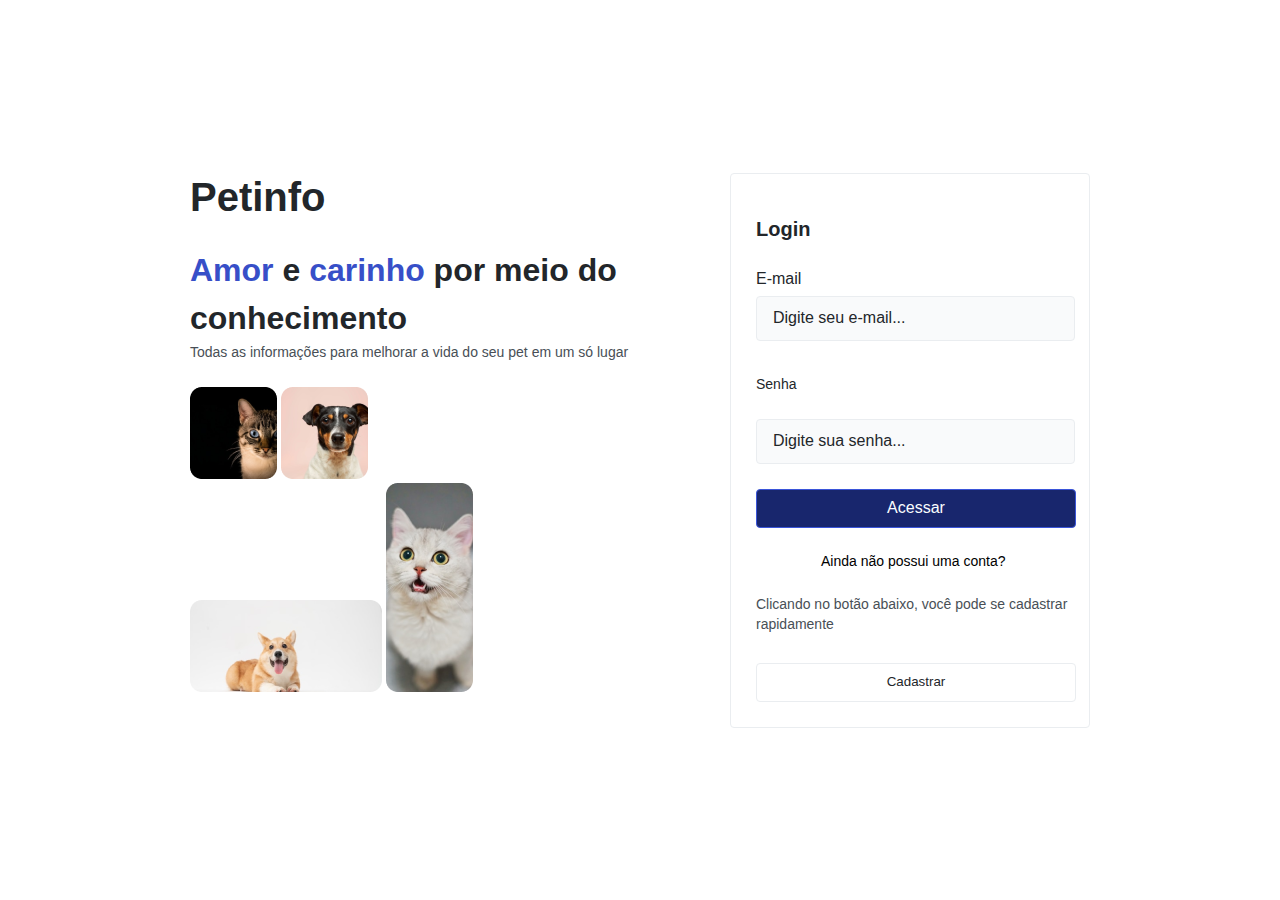
<file: index.html>
<!DOCTYPE html>
<html lang="pt-br">
<head>
    <meta charset="UTF-8">
    <meta http-equiv="X-UA-Compatible" content="IE=edge">
    <meta name="viewport" content="width=device-width, initial-scale=1.0">
    <link rel="stylesheet" href="/sources/styles/globalStyles.css">
    <link rel="stylesheet" href="/sources/styles/displays.css">
    <link rel="stylesheet" href="/sources/styles/containers.css">
    <link rel="stylesheet" href="/sources/styles/texts.css">
    <link rel="stylesheet" href="/sources/styles/inputs.css">
    <link rel="stylesheet" href="/sources/styles/buttons.css">
    <link rel="stylesheet" href="/sources/login/index.css">
    <link rel="stylesheet" href="/sources/styles/toast.css">
    <title>Petinfo - Login</title>
</head>
<body class="flex full-size">
    <main class="content-container flex m-auto">
        <div class="page-summary-container">
            <h1 class="site_logo">Petinfo</h1>
            <div class="slogan-container">
                <p class="site_slogan"><span class="enphasis_text">Amor</span> e <span class="enphasis_text">carinho</span> por meio do conhecimento</p>
                <p class="site_stack">Todas as informações para melhorar a vida do seu pet em um só lugar</p>
            </div>
            <div class="pets-container f-wrap">
                <div class="separator-pets">
                    <img src="/sources/img/Rectangle 2.png" alt="" class="square_pet">
                    <img src="/sources/img/Rectangle 3.png" alt="" class="square_pet">
                </div>
                <img src="/sources/img/Rectangle 4.png" alt="" class="rectangle_pet_base">
                <img src="/sources/img/Rectangle 5.png" alt="" class="rectangle_pet_standing">
            </div>
        </div>
        <form class="form-container" id="loginForm">
            <h3 class="type_container">Login</h3>
            <div class="input-container grid">
                <label for="email" class="insert_email">E-mail</label>
                <input type="email" name="" class="default_input" id="email" placeholder="Digite seu e-mail...">
            </div>
            <div class="password-container grid">
                <label for="password" class="insert_password">Senha</label>
                <input type="password" class="default_input" name="" id="password" placeholder="Digite sua senha...">
                <p class="wrong_password">A senha está incorreta</p>
            </div>
            <div class="separator">
                <button type="submit" class="blue_button" id="loginButton" disabled="true">Acessar</button>
            </div>
            <div class="register-window-container f-wrap">
                <p class="register_question">Ainda não possui uma conta?</p>
                <p class="description_button">Clicando no botão abaixo, você pode se cadastrar rapidamente</p>
            </div>                
            <button class="white_button" id="redirectRegisterButton">Cadastrar</button>
        </form>
    </main>
    <script type="module" src="/sources/login/index.js"></script>
    <script type="module" src="/sources/scripts/login.js"></script>
    <script type="module" src="/sources/scripts/changeWindow.js"></script>
</body>
</html>
</file>
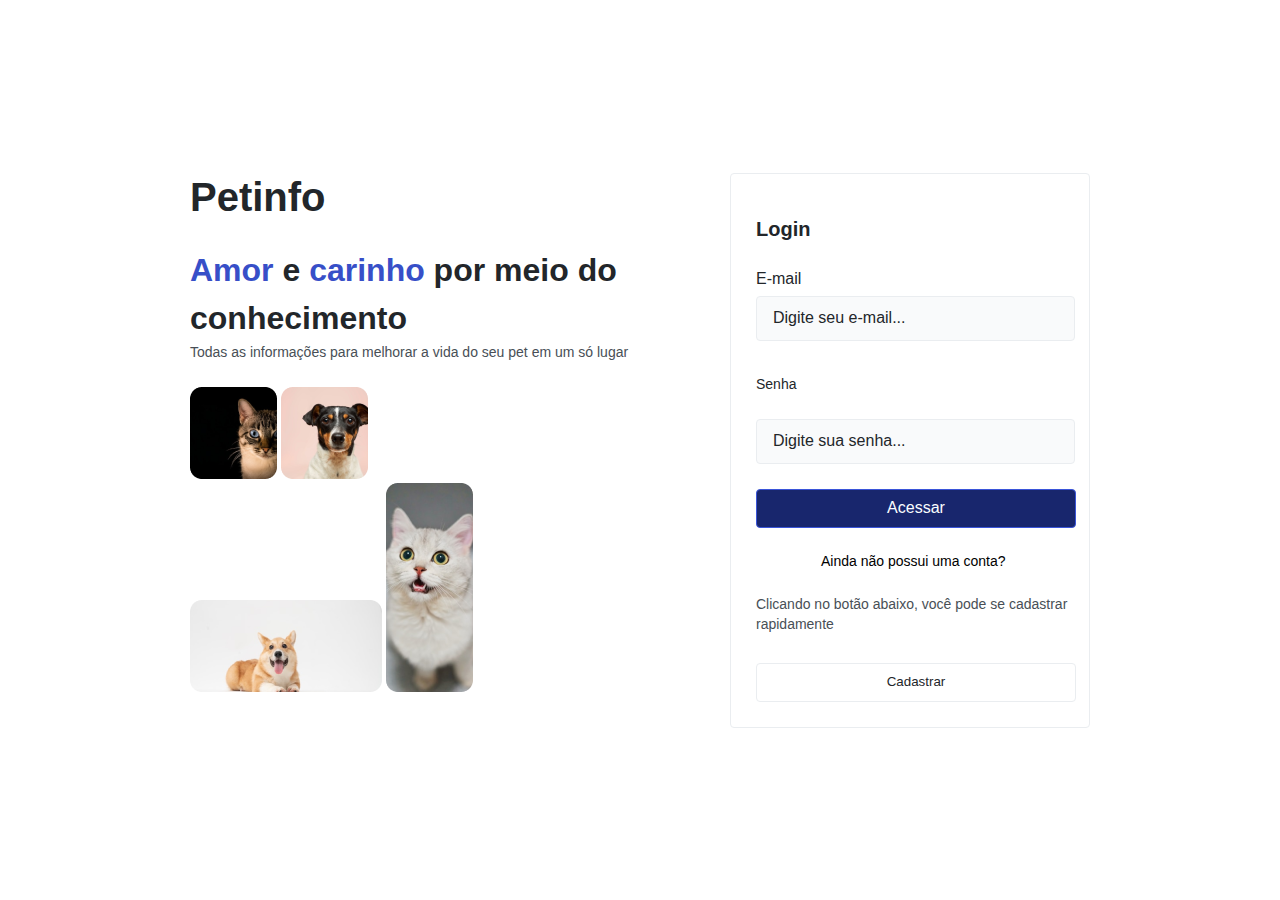
<file: sources/pages/home/home.html>
<!DOCTYPE html>
<html lang="en">
<head>
    <meta charset="UTF-8">
    <meta http-equiv="X-UA-Compatible" content="IE=edge">
    <meta name="viewport" content="width=device-width, initial-scale=1.0">
    <link rel="stylesheet" href="/sources/styles/globalStyles.css">
    <link rel="stylesheet" href="/sources/styles/displays.css">
    <link rel="stylesheet" href="/sources/styles/containers.css">
    <link rel="stylesheet" href="/sources/styles/texts.css">
    <link rel="stylesheet" href="/sources/styles/inputs.css">
    <link rel="stylesheet" href="/sources/styles/buttons.css">
    <link rel="stylesheet" href="/sources/pages/home/homePage.css">
    <link rel="stylesheet" href="/sources/styles/toast.css">
    <link rel="stylesheet" href="/sources/styles/modal.css">
    <title>Petinfo - HomePage</title>
</head>
<body class="full-size">
    <main> 
        <header class="create-post-container flex a-center j-between">
            <h1 class="site_logo">Petinfo</h1>
            <div class="separator flex a-center">
                <button class="blue_button" id="createPublication">Criar publicação</button>
                <img src="/sources/img/Rectangle 2.png" alt="" class="profile_img" id="openMenu">
            </div>
        </header>
        <div class="feed-separator-container flex a-center">
            <h3 class="feed_announcer">Feed</h3>
        </div>
        <section class="posts-container">
            <ul class="posts-list"></ul>
        </section>
    </main>
    <div class="menu-container" id="menuLogOut">
        <p class="usuary-email"></p>
        <div class="logout-account-container flex a-center" id="logOutButton">
            <img src="/sources/img/sign-out-alt.png" alt="" class="logout_image">
            <button type="submit" class="logout_phrase">Sair da conta</button>
        </div>
    </div>
    <script type="module" src="/sources/pages/home/homePage.js"></script>
</body>
</html>
</file>
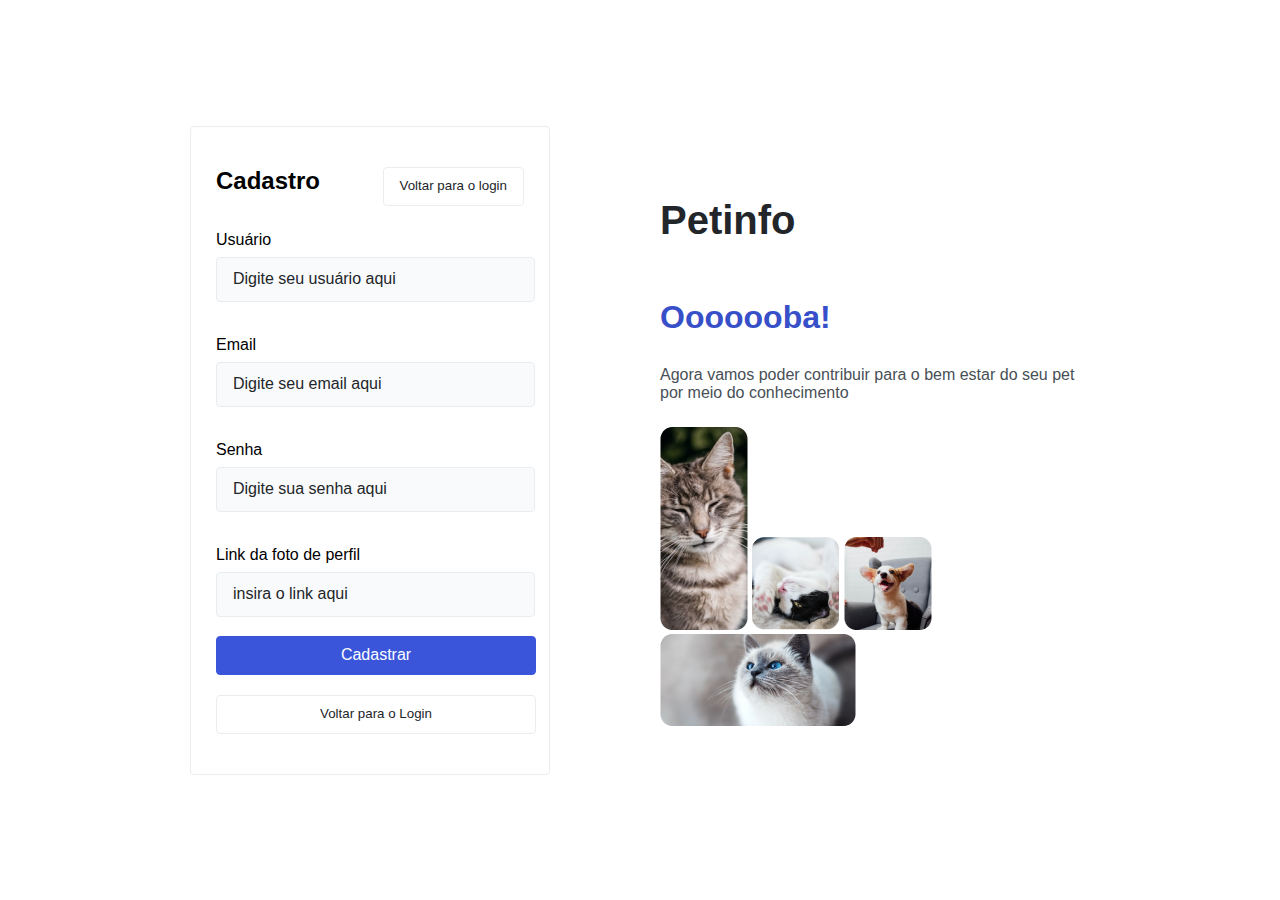
<file: sources/pages/register/register.html>
<!DOCTYPE html>
<html lang="en">
<head>
    <meta charset="UTF-8">
    <meta http-equiv="X-UA-Compatible" content="IE=edge">
    <meta name="viewport" content="width=device-width, initial-scale=1.0">
    <link rel="stylesheet" href="/sources/styles/globalStyles.css">
    <link rel="stylesheet" href="/sources/styles/displays.css">
    <link rel="stylesheet" href="/sources/styles/containers.css">
    <link rel="stylesheet" href="/sources/styles/texts.css">
    <link rel="stylesheet" href="/sources/styles/inputs.css">
    <link rel="stylesheet" href="/sources/styles/buttons.css">
    <link rel="stylesheet" href="/sources/styles/toast.css">
    <link rel="stylesheet" href="./index.css">
    <title>Petinfo - Register</title>
</head>
<body class="flex full-size">
    <main class="content-container flex m-auto">
        <form class="form-container f-wrap">
            <div class="register_header flex j-between">
                <h2>Cadastro</h2>
                <button type="submit" class="white_button redirectToLogin" id="redirectLoginButtonTop">Voltar para o login</button>
            </div>
            <div class="input-container grid">
                <label for="name">Usuário</label>
                <input type="text" class="default_input" name="nameRegister" id="username" placeholder="Digite seu usuário aqui">
            </div>
            <div class="input-container grid">
                <label for="email">Email</label>
                <input type="email" class="default_input" name="emailRegister" id="email" placeholder="Digite seu email aqui">
            </div>
            <div class="input-container grid">
                <label for="password">Senha</label>
                <input type="password" class="default_input" name="passwordRegister" id="password" placeholder="Digite sua senha aqui"> 
            </div>
            <div class="input-container grid">
                <label for="photoLink">Link da foto de perfil</label>
                <input type="text" class="default_input" name="photoLink" id="avatar" placeholder="insira o link aqui">
            </div>
            <button type="submit" class="blue_button" id="registerButton">Cadastrar</button>
            <button type="submit" class="white_button redirectToLogin bottom_button" id="redirectLoginButtonBottom">Voltar para o Login</button>
        </form>
        <div class="page-summary-container grid">
            <h1 class="site_logo ">Petinfo</h1>
            <div class="slogan-container">
                <p class="page_phrase enphasis_text">Ooooooba!</p>
                <p class="page_stack">Agora vamos poder contribuir para o bem estar do seu pet por meio do conhecimento</p>
            </div>
            <div class="pets-container">
                <img src="/sources/img/img2/Rectangle 2.png" alt="" class="square_pet">
                <img src="/sources/img/img2/Rectangle 3.png" alt="" class="square_pet">
                <img src="/sources/img/img2/Rectangle 5.png" alt="" class="rectangle_pet_base">
                <img src="/sources/img/img2/Rectangle 4.png" alt="" class="rectangle_pet_standing">
            </div>
        </div>
    </main>
    <script type="module" src="/sources/pages/register/register.js"></script>
</body>
</html>
</file>
<file: sources/styles/globalStyles.css>
* {
  margin: 0;
  padding: 0;
  box-sizing: border-box;

  font-family: "Inter", sans-serif;
}

ul, a{
  list-style: none;
  text-decoration: none;
}

:root { 
  --brand100: hsl(230, 57%, 50%);
  --brand200: hsl(230, 68%, 54%);
  --brand300: hsl(230, 64%, 26%);
  --gray100:  hsl(210, 11%, 15%);
  --gray200:  hsl(210, 10%, 23%);
  --gray300:  hsl(210, 9%, 31%);
  --gray400:  hsl(210, 7%, 56%);
  --gray500:  hsl(210, 11%, 71%);
  --gray600:  hsl(210, 16%, 93%);
  --gray700:  hsl(210, 17%, 95%);
  --gray800:  hsl(210, 17%, 98%);
  --gray900:  hsl(200, 100%, 99%);
  --alert100: hsl(349, 57%, 50%);
  --alert200: hsl(349, 69%, 55%);
  --alert300: hsla(349, 70%, 41%, 0.419);
  --sucess100:hsl(162, 88%, 26%);
  --sucess200:hsla(162, 88%, 26%, 0.201);
  --white: #FFF;
  --defaultTest: #fffaf0;

  --weight600: 600;
  --weight500: 500;
  --weight400: 400;

  --title:  40px;  
  --size32: 32px;
  --size24: 24px;
  --size20: 20px;
  --size16: 16px;
  --size14: 14px;

  --line48: 48px;
  --line36: 36px;
  --line30: 30px;
  --line20: 20px;
}

.full-size{
  height: 100vh;
  width: 100%;
}
</file>
<file: sources/styles/displays.css>
.flex{
    display: flex;
}

.grid{
    display: grid;
}

.j-between{
    justify-content: space-between;
}

.j-around{
    justify-content: space-around;
}

.a-center{
    align-items: center;
}

.f-wrap{
    flex-wrap: wrap;
}

.m-auto{
    margin: auto;
}

.block{
    display: block;
}

.j-flex-start{
    justify-content: flex-start;
}
</file>
<file: sources/styles/containers.css>
.content-container{
    width: 900px;
}

.page-summary-container{
    width: 60%;
    height: 475px;
}

.slogan-container{
    margin-top: 25px;
}

.pets-container{
    margin-top: 25px;

    width: 300px;
    height: 250px;
}

.form-container{
    width: 40%;
    height: 555px;

    border: solid 1px var(--gray600);
    border-radius: 4px;

    padding: 40px 25px;
}

.input-container{
    margin-top: 25px;
    margin-bottom: 10px;

    width: 320px;
    height: 80px;
}

.password-container{
    margin-top: 25px;

    width: 320px;
    height: 115px;
}

.register-window-container{
    margin-top: 25px;

    width: 320px;
    height: 85px;
}
</file>
<file: sources/styles/texts.css>
.site_logo{
    color: var(--gray100);

    font-weight: var(--weight600);
    font-size: var(--title);
    line-height: var(--line48);
}

.enphasis_text{
    color: var(--brand100);
}

.site_stack{
    color: var(--gray300);

    font-weight: var(--weight400);
    font-size: var(--size14);
    line-height: var(--line20);
}

.type_container{
    color: var(--gray100);

    font-weight: bold;
    font-size: var(--size20);
    line-height: var(--line30);
}

.appear{
    display: flex;
}
</file>
<file: sources/styles/inputs.css>
.default_input{
    width: 319px;
    height: 45px;
        
    padding: 0px 16px 0px 16px;

    background-color: var(--gray800);
    border: solid 1px var(--gray600);
    border-radius: 4px;
}

.default_input::placeholder{
    color: var(--gray100);

    font-weight: var(--weight400);
    font-size: var(--size16);
    line-height: var(--line20);
}
</file>
<file: sources/styles/buttons.css>
.white_button{
    width: 320px;
    height: 39px;

    padding: 0px 16px 0px 16px;

    background-color: var(--white);
    border: solid 1px var(--gray600);
    border-radius: 4px;

    color: var(--gray100);
    font-weight: var(--weight500);
    line-height: var(--line20);
}

.white_button:hover{
    cursor: pointer;

    background-color: var(--gray600);
    border: solid 1px var(--gray600);
}

.blue_button{
    width: 320px;
    height: 39px;

    padding: 0px 16px 0px 16px;

    background-color: var(--brand200);
    border: solid 1px var(--brand200);
    border-radius: 4px;
    
    color: var(--gray900);
    font-weight: var(--weight500);
    font-size: var(--size16);
    line-height: 24px;
}

.blue_button:hover{
    cursor: pointer;

    border-color: var(--brand100);
    background-color: var(--brand100);
    color: var(--gray600);
}

.red_button{
    background-color: var(--alert100);
    color: var(--white);

    height: 40px;
    width: max-content;

    border: solid 1px var(--alert100);
    border-radius: 4px;
    padding: 0px 16px;

    font-weight: var(--weight500);
    font-size: var(--size16);
    line-height: var(--line20);
}

.red_button:hover{
    cursor: pointer;

    background-color: var(--alert200);
    border: solid 1px var(--alert200);
}

.gray_button{
    width: 60px;
    height: 39px;

    padding: 0px 8px 0px 8px;

    color: var(--gray400);
    
    background-color: var(--gray700);
    border: solid 1px var(--gray700);
    border-radius: 4px;
}

.gray_button:hover{
    cursor: pointer;

    background-color: var(--gray600);
}
</file>
<file: sources/login/index.css>
#redirectRegisterButton{
    margin-top: 25px;
}

.site_slogan{
    color: var(--gray100);

    font-weight: var(--weight600);
    font-size: var(--size32);
    line-height: var(--line48);
}

.site_stack{
    color: var(--gray300);

    font-weight: var(--weight400);
    font-size: var(--size14);
    line-height: var(--line20);
}

.insert_email{
    color: var(--gray100);

    font-weight: var(--weight500);
    font-size: var(--size16);
    line-height: var(--line20);
}

.insert_password{
    color: var(--gray100);

    font-weight: var(--weight500);
    font-size: var(--size14);
    line-height: var(--line20);
}

.wrong_password{
    color: var(--alert100);

    font-weight: var(--weight400);
    font-size: var(--size14);
    line-height: var(--line20);

    display: none;
}

.appear{
    display: flex;
}

.register_question{
    margin: 25px 65px;

    font-weight: var(--weight500);
    font-size: var(--size14);
    line-height: var(line--20px);
}

.description_button{
    color: var(--gray300);

    font-weight: var(--weight400);
    font-size: var(--size14);
    line-height: var(--line20);
}

.disable{
    cursor: none;
    background-color: var(--brand300);
}
</file>
<file: sources/styles/toast.css>
.toast-container{
    width: 450px;
    height: 125px;
    
    position: fixed;
    gap: 20px;
    
    padding: 21px 32px;
    background-color: var(--gray900);
    border: solid 1px var(--gray900);
    border-radius: 4px;

    animation: toastIt 4000ms ease-in forwards;
}

@keyframes toastIt {
    0%   {right: 30px; top: -150px}
    25%  {right: 30px; top:  10px}
    50%  {right: 30px; top:  10px}
    100% {right: 30px; top: -150px}
}

.img_toast{
    width: 24px;
    height: 24px;
}

.sucefull_toast{
    border: solid 2px var(--sucess100);
    background-color: var(--sucess200);
}

.sucefull_phrase{
    color: var(--sucess100);

    font-weight: var(--wheight500);
    font-size: var(--size20);
    line-height: var(--line24);
}

.error_toast{
    border: solid 2px var(--alert100);
    background-color: var(--alert300);
}

.error_phrase{
    color: var(--alert100);

    font-weight: var(--wheight500);
    font-size: var(--size20);
    line-height: var(--line24);
}

.phrase_toast{
    color: var(--grey200);

    font-weight: var(--wheight400);
    font-size: var(--size16);
    line-height: var(--line20);
}
</file>
<file: sources/pages/home/homePage.css>
.posts-list{
    width: 100%;
}

.post{
    margin-top: 3px;
    margin-bottom: 22px;
}

.white_button{
    margin-right: 10px;
    width: 55px;
    padding: 0px 8px 0px 8px;
}

.feed_announcer{
    color: var(--gray100);

    font-weight: var(--weight500);
    font-size: var(--size20);
    line-height: var(--line30);
}

.poster_name{
    color: var(--gray100);

    font-weight: var(--weight500);
    font-size: var(--size14);
    line-height: var(--line20);
}

.separator_content{
    margin-left: 30px;
    color: var(--gray300);
}

.post_data{
    margin-left: 30px;
    color: var(--gray300);

    font-weight: var(--weight500);
    font-size: var(--size14);
    line-height: var(--line20);
}

.post_title{
    margin-top: 25px;

    color: var(--gray100);

    font-weight: var(--weight600);
    font-size: var(--size24);
    line-height: var(--line36);
}

.post_summary{
    margin-top: 20px;

    color: var(--gray300);

    font-weight: var(--weight400);
    font-size: var(--size16);
    line-height: var(--size24);
}

.see_post{
    margin-top: 20px;

    color: var(--brand100);

    font-weight: var(--weight500);
    font-size: var(--size16);
    line-height: var(--size24);
}

.see_post:hover{
    cursor: pointer;

    color: var(--brand200);
}

.logout_phrase{
    border: none;
    background-color: transparent;
}

.logout_phrase:hover{
    cursor: pointer;
}

.create-post-container{
    margin-top: 65px;
    width: 100%;

    padding: 0px 500px;
}

.feed-separator-container{
    margin-top: 65px;
    width: 100%;
    height: 70px;

    background-color: var(--gray800);

    padding: 0px 500px;
} 

.posts-container{
    padding-top: 35px;
    width: 800px;
    margin:auto;
}

.change-post-container{
    margin-left: 320px;
}

.profile_img{
    margin-left: 15px;

    width: 40px;
    height: 40px;
}

.profile_img:hover{
    cursor: pointer;
}

#createPublication{
    width: max-content;
}

.menu-container{
    left: 72%;
    top: 11%;

    width: 215px;
    height: 120px;

    border: solid 2px var(--gray600);
    border-radius: 4px;
    background-color: var(--gray900);

    display: none;
}

.usuary-email{
    padding: 30px 0px 0px 25px;

    font-weight:var(--weight500);
    font-size:var(--size16);
    line-height:var(--line24);
}

.logout-account-container{
    cursor: pointer;

    margin-top: 8px;

    width: 100%;
    height: 60px;

    background-color: var(--gray900);
}

.logout_image{
    padding-left: 25px;     
}

.logout_phrase{
    margin-left: 20px;

    color: var(--gray400);

    font-weight:var(--weight500);
    font-size:var(--size14);
    line-height:var(--line20);
}

.logout-account-container:hover{
    background-color: var(--gray700);
}

.logout-account-container:hover > button{
    color: var(--gray100);
}

.appear-fixed{
    position: absolute;
    display: block;
}

.poster_img_profile{
    width: 40px;
    height: 40px;
}
</file>
<file: sources/styles/modal.css>
.background-modal{
    width: 100%;
    height: 1050px;
    position: absolute;
    top: 0;
    background-color: rgba(0, 0, 0, 0.5);
}

.modal-container{
    margin: auto;
    margin-top: 50px;

    width: 800px;
    height: 570px;

    background-color: var(--gray900);
    border-radius: 8px;

    padding: 32px 24px 32px 24px;
}

.modal_img {
    width: 32px;
    height: 32px;
}

.modal_name{
    color: var(--gray100);

    font-weight: var(--wheight500);
    font-size: var(--size14);
    line-height: var(--line20);
}

.modal_separator{
    color: var(--gray600);

    font-weight: var(--wheight500);
    font-size: var(--size20);
    line-height: var(--line30);
}

.modal_data{
    color: var(--gray600);

    font-weight: var(--wheight500);
    font-size: var(--size14);
    line-height: var(--line20);
}


.close_modal{
    width: 32px;
    height: 32px;

    padding: 4px 14px;
}

.white_button{
    width: max-content;
}

.blue_button{
    width: max-content;
}

.modal_title{
    margin: 10px 5% 50px;

    color: var(--gray100);

    font-weight: var(--wheight500);
    font-size: var(--size20);
    line-height: var(--line30);
}

.close_modal{
    cursor: pointer;

    margin-left: 95%;
    padding: 4px;

    border: solid 2px var(--gray700);
    border-radius: 4px;

    background-color: var(--gray900);

    color: var(--gray300);
}   

.close_modal:hover{
    background-color: var(--gray600);
}

.title-input-container{
    width: 100%;
}

.title_label{
    margin: 10px 5%;

    color: var(--gray100);

    font-weight: var(--wheight500);
    font-size: var(--size20);
    line-height: var(--line30);
}

.post_modal_title{
    margin: 20px 5%;
    height: 45px;
    width: 80%;

    border: solid 1px var(--gray500);
    border-radius: 4px;

    color: var(--gray300);
    font-size: var(--size14);
    padding: 4px;
}

.post_modal_title::placeholder{
    color: var(--gray300);

    font-weight: var(--wheight400);
    font-size: var(--size16);
    line-height: var(--line20);
}

.content-input-container{
    width: 100%;
}

.content_post_label{
    margin-left: 5%;
    color: var(--gray100);

    font-weight: var(--wheight500);
    font-size: var(--size20);
    line-height: var(--line30);
}

.content_modal_post{
    margin: 20px 5%;
    height: 120px;
    width: 80%;

    border: solid 1px var(--gray500);
    border-radius: 4px;

    font-size: var(--size14);
    padding: 4px;
}

.content_modal_post::placeholder{
    color: var(--gray300);

    font-weight: var(--wheight400);
    font-size: var(--size16);
    line-height: var(--line20);
}

.modal-buttons-container{
    margin-left: 65%;
    margin-top: 40px;
}

.modal-phrase-container{
    margin: 75px 5% 0px;
}

.confirmation-question{
    color: var(--gray100);

    font-size: var(--size24);
    font-weight: var(--wheight500);
    line-height: 36px;
}   

.confirmation-phrase{
    margin-top: 60px;

    color: var(--gray300);
    font-size: var(--size16);
    font-weight: var(--wheight400);
    line-height: var(--line20);
}

.modal-exclude-buttons-container{
    margin-top: 150px;
    margin-left: 65%;
}
</file>
<file: sources/pages/register/index.css>
#redirectLoginButtonTop{
    width: max-content;
    margin-left: 10px;
}

.bottom_button{
    min-width: 320px;
}

.form-container{
    height: max-content;
}

.blue_button{
    margin-bottom: 20px;
}

.page-summary-container{
    margin-top: 70px;
    margin-left: 110px;
}

.page_phrase{
    margin-top: 24px;

    font-size: var(--size32);
    font-weight: var(--weight600);
    line-height: var(--line48);
}


.page_stack{
    margin-top: 25px;

    color: var(--gray300);

    font-size: var(size16);
    font-weight: var(--weight400);
    line-height: var(--line24);
}
</file>
